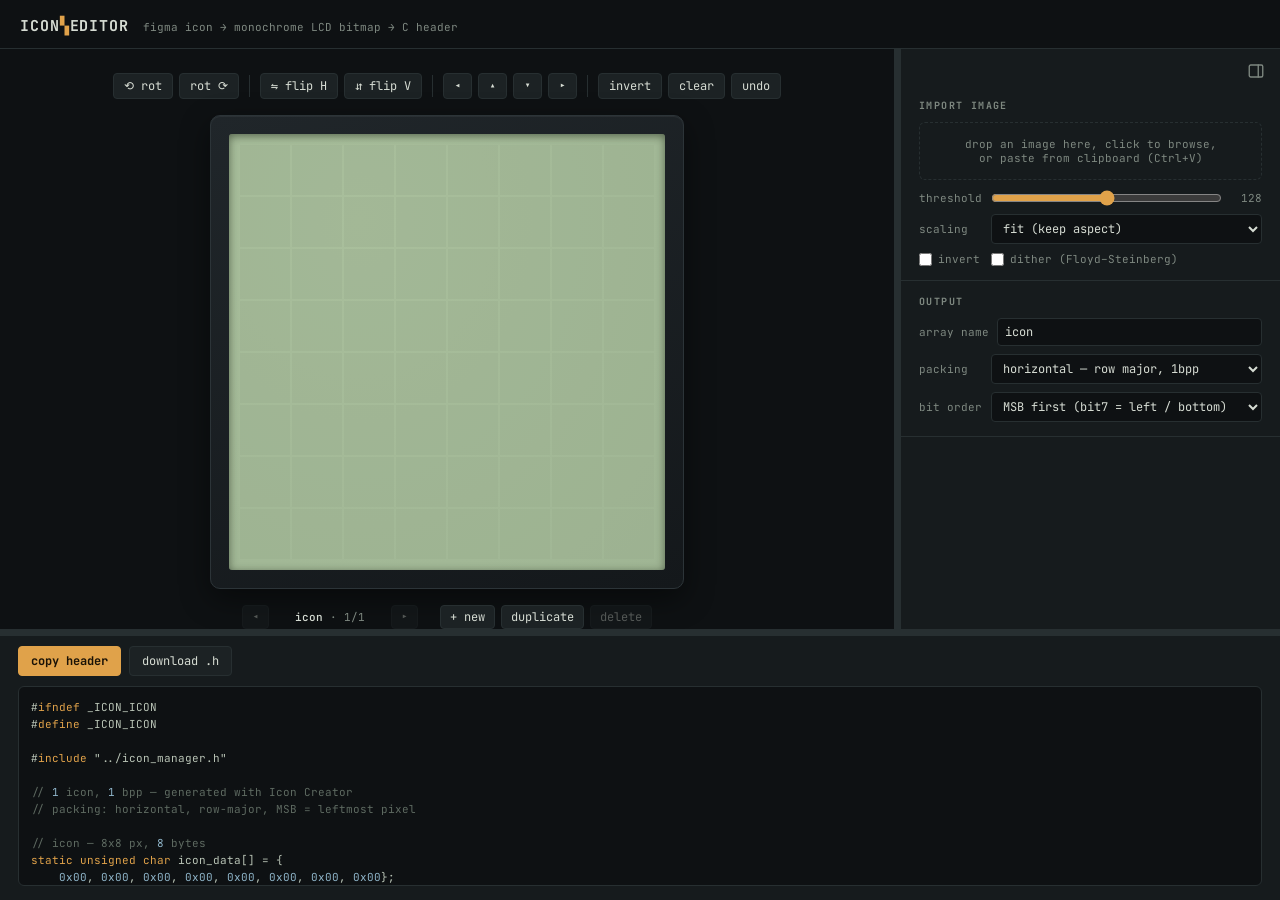
<file: icon_creator/index.html>
<!DOCTYPE html>
<html lang="en">

<head>
  <meta charset="UTF-8">
  <meta name="viewport" content="width=device-width, initial-scale=1.0">
  <title>Icon Creator — LCD bitmap editor</title>
  <link rel="stylesheet" href="css/style.css">
</head>

<body>

  <header>
    <h1>ICON<span class="px">▚</span>EDITOR</h1>
    <span class="sub">figma icon → monochrome LCD bitmap → C header</span>
  </header>

  <div class="app">
    <!-- ============ editor ============ -->
    <div class="stage">
      <div class="toolbar">
        <button data-op="rotccw" title="Rotate 90° counter-clockwise">⟲ rot</button>
        <button data-op="rotcw" title="Rotate 90° clockwise">rot ⟳</button>
        <div class="sep"></div>
        <button data-op="fliph" title="Flip horizontal">⇋ flip H</button>
        <button data-op="flipv" title="Flip vertical">⇵ flip V</button>
        <div class="sep"></div>
        <button data-op="shl" title="Shift left (wraps)">◂</button>
        <button data-op="shu" title="Shift up (wraps)">▴</button>
        <button data-op="shd" title="Shift down (wraps)">▾</button>
        <button data-op="shr" title="Shift right (wraps)">▸</button>
        <div class="sep"></div>
        <button data-op="invert" title="Invert all pixels">invert</button>
        <button data-op="clear" title="Clear canvas">clear</button>
        <button data-op="undo" title="Undo (Ctrl+Z)">undo</button>
      </div>

      <div class="bezel">
        <div class="screen"><canvas id="editor"></canvas></div>
      </div>

      <div class="iconbar">
        <button id="icPrev" title="Previous icon">◂</button>
        <span class="lbl" id="icLabel"><b>icon</b> · 1/1</span>
        <button id="icNext" title="Next icon">▸</button>
        <span class="gap"></span>
        <button id="icAdd" title="Add a new blank icon">+ new</button>
        <button id="icDup" title="Duplicate current icon">duplicate</button>
        <button id="icDel" title="Delete current icon">delete</button>
      </div>

      <div class="status">
        <span>size <b id="stSize">8×8</b></span>
        <span>set <b id="stOn">0</b> px</span>
        <span>payload <b id="stBytes">8</b> B</span>
        <span id="stPos"></span>
      </div>
    </div>

    <div id="divider" title="Drag to resize panel"></div>

    <!-- ============ controls ============ -->
    <div class="side">
      <div class="side-head">
        <button class="iconbtn" id="btnSidebar" title="Close sidebar">
          <svg width="18" height="18" viewBox="0 0 24 24" fill="none" stroke="currentColor" stroke-width="1.8"
            stroke-linecap="round" stroke-linejoin="round">
            <rect x="3" y="4" width="18" height="16" rx="2" />
            <line x1="15" y1="4" x2="15" y2="20" />
          </svg>
        </button>
      </div>
      <div class="side-body">
        <div class="group">
          <h2>Import image</h2>
          <div class="drop" id="drop">drop an image here, click to browse,<br>or paste from clipboard (Ctrl+V)</div>
          <input type="file" id="file" accept="image/*" hidden>
          <div class="row" style="margin-top:10px">
            <label for="thr">threshold</label>
            <input id="thr" type="range" min="0" max="255" value="128">
            <span class="val" id="thrVal">128</span>
          </div>
          <div class="row">
            <label for="fit">scaling</label>
            <select id="fit">
              <option value="contain">fit (keep aspect)</option>
              <option value="cover">fill (crop)</option>
              <option value="stretch">stretch</option>
            </select>
          </div>
          <div class="row">
            <label class="chk"><input type="checkbox" id="imgInv"> invert</label>
            <label class="chk"><input type="checkbox" id="dith"> dither (Floyd–Steinberg)</label>
          </div>
        </div>

        <div class="group">
          <h2>Output</h2>
          <div class="row">
            <label for="name">array name</label>
            <input id="name" type="text" value="icon" spellcheck="false">
          </div>
          <div class="row">
            <label for="pack">packing</label>
            <select id="pack">
              <option value="h">horizontal — row major, 1bpp</option>
              <option value="v">vertical — 8px pages (SSD1306)</option>
            </select>
          </div>
          <div class="row">
            <label for="bitorder">bit order</label>
            <select id="bitorder">
              <option value="msb">MSB first (bit7 = left / bottom)</option>
              <option value="lsb">LSB first (bit0 = left / top)</option>
            </select>
          </div>
        </div>
      </div><!-- /side-body -->
    </div>
  </div>

  <!-- ============ code panel (bottom) ============ -->
  <div class="codepanel" id="codepanel">
    <div id="hdivider" title="Drag to resize code panel"></div>
    <div class="bar">
      <button class="btn primary" id="btnCopy">copy header</button>
      <button class="btn" id="btnDl">download .h</button>
      <span class="hint" id="codeHint"></span>
      <span class="err" id="parseErr"></span>
    </div>
    <div class="codebox" id="codebox">
      <pre id="hl" aria-hidden="true"></pre>
      <textarea id="code" spellcheck="false" autocomplete="off" wrap="off"
        aria-label="C header source — editable, Ctrl+S applies"></textarea>
    </div>
  </div>

  <div class="toast" id="toast">copied</div>

  <!-- classic scripts (shared global scope) so the app runs straight off file:// -->
  <script src="js/state.js"></script>
  <script src="js/canvas.js"></script>
  <script src="js/transforms.js"></script>
  <script src="js/import.js"></script>
  <script src="js/codegen.js"></script>
  <script src="js/icons.js"></script>
  <script src="js/panels.js"></script>
  <script src="js/main.js"></script>
</body>

</html>
</file>
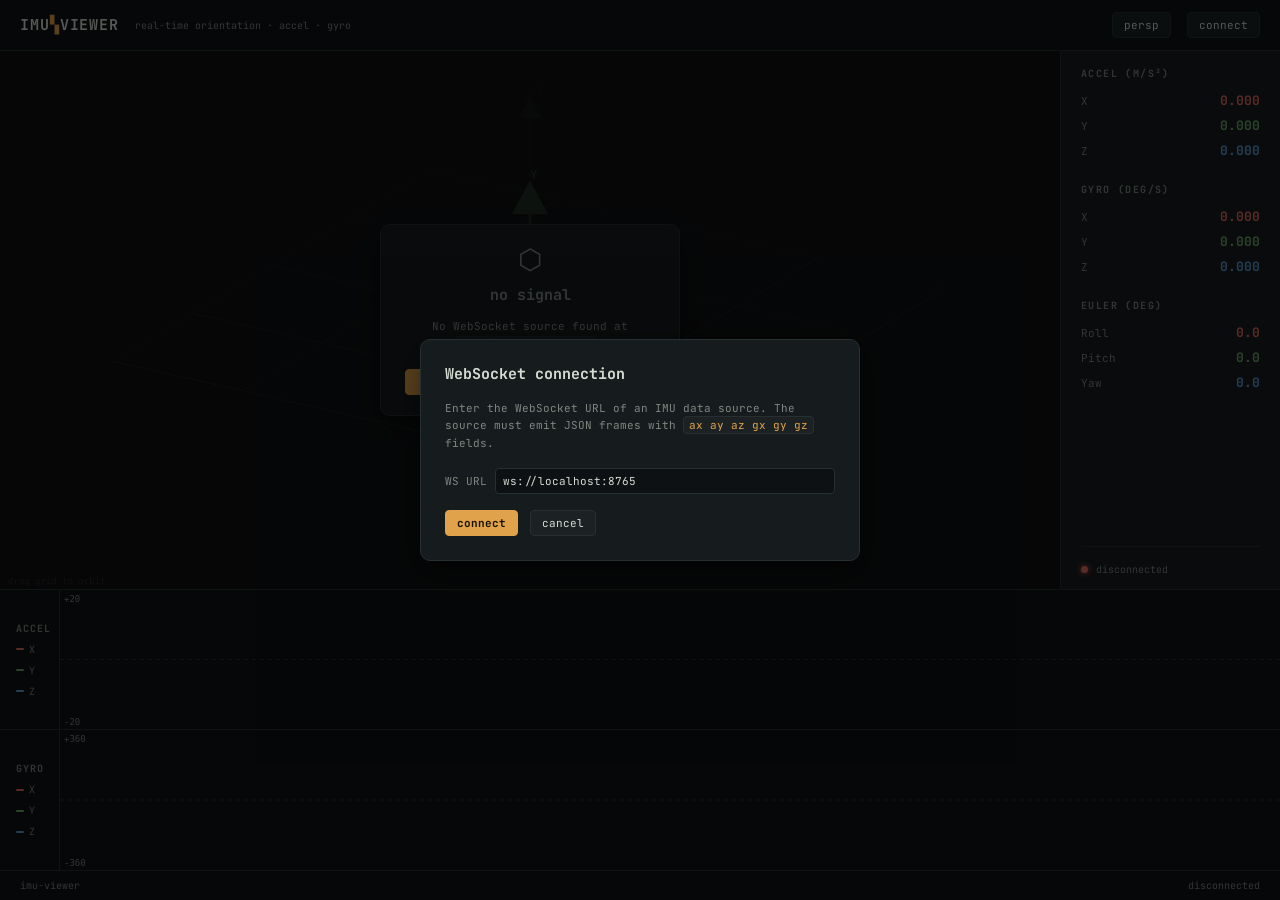
<file: imu-viewer/index.html>
<!DOCTYPE html>
<html lang="en">
<head>
  <meta charset="UTF-8">
  <meta name="viewport" content="width=device-width, initial-scale=1.0">
  <title>IMU Viewer</title>
  <link rel="stylesheet" href="css/style.css">
</head>
<body>

<header>
  <h1>IMU<span class="accent">▚</span>VIEWER</h1>
  <span class="sub">real-time orientation · accel · gyro</span>
  <button class="btn" id="btnPersp">persp</button>
  <button class="btn" id="btnConnect">connect</button>
</header>

<main>
  <div class="viewport">
    <canvas id="imuCanvas" aria-label="3D IMU orientation — drag grid to orbit"></canvas>

    <!-- shown when no WebSocket is connected -->
    <div class="no-signal" id="noSignal" aria-live="polite">
      <div class="ns-box">
        <div class="ns-icon">⬡</div>
        <div class="ns-title">no signal</div>
        <div class="ns-msg">
          No WebSocket source found at <code>ws://localhost:8765</code>.
        </div>
        <button class="btn primary" id="btnNoSignalConnect" style="margin-top:var(--sp-4);width:100%">connect</button>
      </div>
    </div>

    <aside class="readout" aria-label="Numeric readout">
      <div class="readout-section">
        <h2>Accel (m/s²)</h2>
        <div class="readout-row"><span class="label">X</span><span class="val x" id="rAx"> 0.000</span></div>
        <div class="readout-row"><span class="label">Y</span><span class="val y" id="rAy"> 0.000</span></div>
        <div class="readout-row"><span class="label">Z</span><span class="val z" id="rAz"> 0.000</span></div>
      </div>
      <div class="readout-section">
        <h2>Gyro (deg/s)</h2>
        <div class="readout-row"><span class="label">X</span><span class="val x" id="rGx"> 0.000</span></div>
        <div class="readout-row"><span class="label">Y</span><span class="val y" id="rGy"> 0.000</span></div>
        <div class="readout-row"><span class="label">Z</span><span class="val z" id="rGz"> 0.000</span></div>
      </div>
      <div class="readout-section">
        <h2>Euler (deg)</h2>
        <div class="readout-row"><span class="label">Roll</span> <span class="val x" id="rRoll"> 0.0</span></div>
        <div class="readout-row"><span class="label">Pitch</span><span class="val y" id="rPitch"> 0.0</span></div>
        <div class="readout-row"><span class="label">Yaw</span>  <span class="val z" id="rYaw"> 0.0</span></div>
      </div>
      <div class="conn-indicator">
        <div class="conn-dot" id="connDot"></div>
        <span id="connLabel">not connected</span>
      </div>
    </aside>
  </div>

  <div class="graphs">
    <div class="graph-row">
      <div class="graph-label">
        <span class="gname">Accel</span>
        <div class="legend-item"><div class="legend-dot" style="background:var(--ax-x)"></div><span>X</span></div>
        <div class="legend-item"><div class="legend-dot" style="background:var(--ax-y)"></div><span>Y</span></div>
        <div class="legend-item"><div class="legend-dot" style="background:var(--ax-z)"></div><span>Z</span></div>
      </div>
      <div class="graph-canvas-wrap">
        <canvas id="accelGraph" aria-label="Accelerometer graph"></canvas>
      </div>
    </div>
    <div class="graph-row">
      <div class="graph-label">
        <span class="gname">Gyro</span>
        <div class="legend-item"><div class="legend-dot" style="background:var(--ax-x)"></div><span>X</span></div>
        <div class="legend-item"><div class="legend-dot" style="background:var(--ax-y)"></div><span>Y</span></div>
        <div class="legend-item"><div class="legend-dot" style="background:var(--ax-z)"></div><span>Z</span></div>
      </div>
      <div class="graph-canvas-wrap">
        <canvas id="gyroGraph" aria-label="Gyroscope graph"></canvas>
      </div>
    </div>
  </div>
</main>

<footer>
  <span>imu-viewer</span>
  <span id="statusMsg">not connected</span>
</footer>

<div class="toast" id="toast" role="status" aria-live="polite"></div>

<!-- connect modal -->
<div class="modal-overlay" id="connModal" hidden>
  <div class="modal" role="dialog" aria-modal="true" aria-labelledby="modalTitle">
    <h2 id="modalTitle">WebSocket connection</h2>
    <p>Enter the WebSocket URL of an IMU data source. The source must emit JSON frames with <code style="display:inline;padding:1px 5px;margin:0">ax ay az gx gy gz</code> fields.</p>
    <div class="row" style="margin-bottom: var(--sp-4);">
      <div class="field-inline">
        <label for="wsUrl">WS URL</label>
        <input id="wsUrl" type="text" value="ws://localhost:8765" spellcheck="false">
      </div>
    </div>
    <div class="row">
      <button class="btn primary" id="btnDoConnect">connect</button>
      <button class="btn" id="btnModalClose">cancel</button>
    </div>
  </div>
</div>

<!-- load order: state → rendering → ui -->
<script src="js/imu.js"></script>
<script src="js/ws.js"></script>
<script src="js/viewport.js"></script>
<script src="js/graphs.js"></script>
<script src="js/main.js"></script>
</body>
</html>
</file>
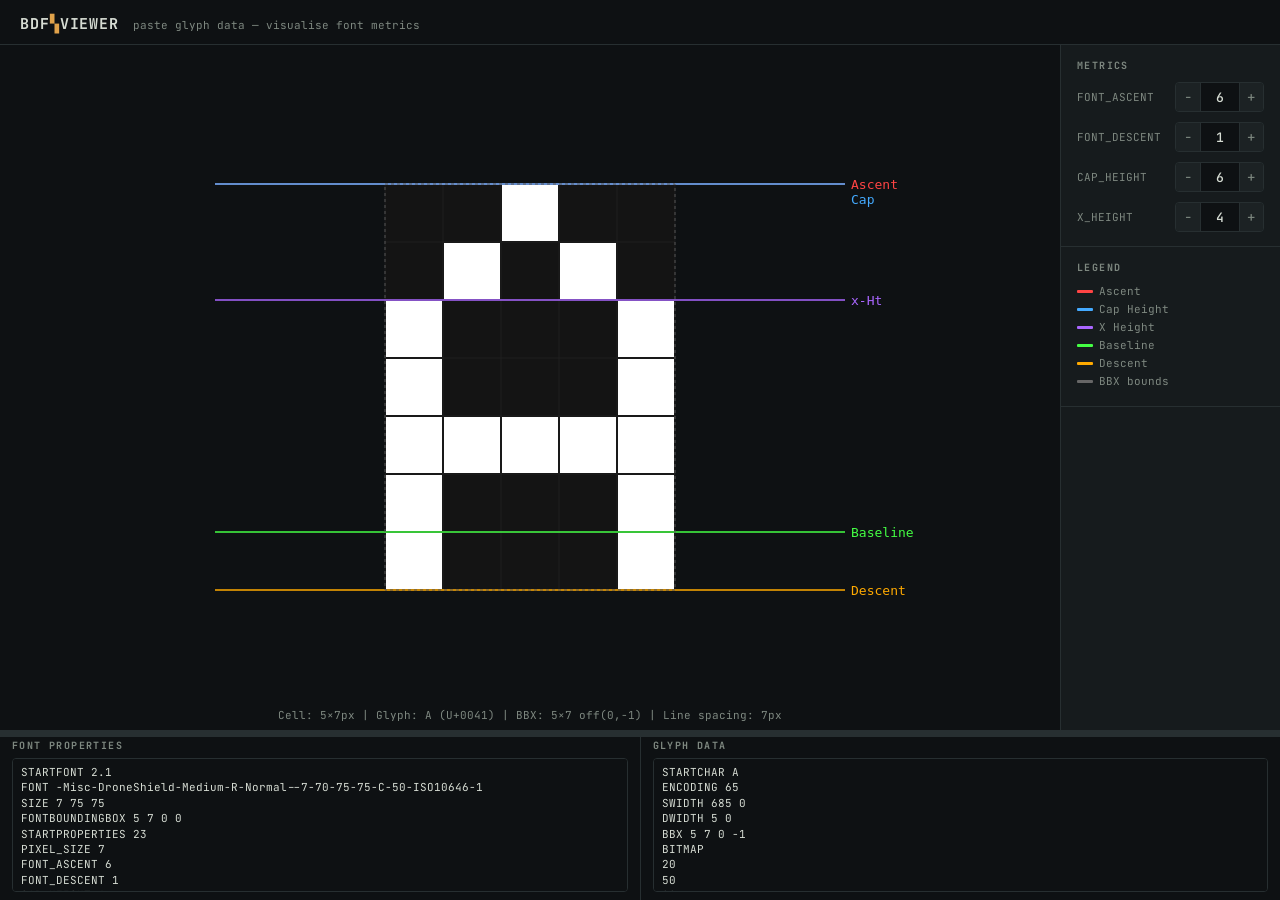
<file: bdf-font-glyph-viewer/bdf-font-glyph-viewer.html>
<!DOCTYPE html>
<html lang="en">
<head>
<meta charset="UTF-8">
<meta name="viewport" content="width=device-width, initial-scale=1.0">
<title>BDF Glyph Viewer</title>
<style>
@import url('https://fonts.googleapis.com/css2?family=JetBrains+Mono:wght@400;500;700&display=swap');

:root {
  --bg: #0e1113;
  --panel: #161b1d;
  --panel2: #1c2224;
  --line: #272f31;
  --ink: #d6dcd3;
  --muted: #7e8880;
  --accent: #e0a24a;
  --accent-ink: #1a1206;
  --mono: 'JetBrains Mono', ui-monospace, 'SF Mono', Menlo, Consolas, monospace;
}

* { box-sizing: border-box; margin: 0; padding: 0; }
* { scrollbar-width: thin; scrollbar-color: var(--line) transparent; }

html, body {
  background: var(--bg);
  color: var(--ink);
  font-family: var(--mono);
  font-size: 13px;
  height: 100%;
}

body {
  display: flex;
  flex-direction: column;
  overflow: hidden;
}

header {
  display: flex;
  align-items: baseline;
  gap: 14px;
  padding: 14px 20px 10px;
  border-bottom: 1px solid var(--line);
  flex: none;
}

header h1 { font-size: 15px; font-weight: 700; letter-spacing: .06em; }
header h1 .px { color: var(--accent); }
header .sub { color: var(--muted); font-size: 11px; }

.app {
  display: flex;
  flex: 1;
  min-height: 0;
  overflow: hidden;
}

.stage {
  flex: 1;
  display: flex;
  align-items: center;
  justify-content: center;
  padding: 20px;
  min-width: 0;
  min-height: 0;
  position: relative;
}

canvas {
  display: block;
  image-rendering: pixelated;
}

.info {
  position: absolute;
  bottom: 8px;
  left: 50%;
  transform: translateX(-50%);
  font-size: 11px;
  color: var(--muted);
  white-space: nowrap;
}

.side {
  width: 220px;
  border-left: 1px solid var(--line);
  background: var(--panel);
  display: flex;
  flex-direction: column;
  overflow-y: auto;
  flex: none;
}

.group {
  padding: 14px 16px;
  border-bottom: 1px solid var(--line);
}

.group h2 {
  font-size: 10px;
  font-weight: 700;
  letter-spacing: .14em;
  text-transform: uppercase;
  color: var(--muted);
  margin-bottom: 10px;
}

.control-row {
  display: flex;
  align-items: center;
  gap: 8px;
  margin-bottom: 10px;
}

.control-row:last-child { margin-bottom: 0; }

.control-row label {
  color: var(--muted);
  font-size: 11px;
  min-width: 90px;
}

.stepper {
  display: flex;
  align-items: center;
  gap: 0;
  border: 1px solid var(--line);
  border-radius: 4px;
  overflow: hidden;
}

.stepper button {
  background: var(--panel2);
  border: none;
  color: var(--muted);
  font-size: 14px;
  font-family: var(--mono);
  width: 24px;
  height: 28px;
  cursor: pointer;
  display: flex;
  align-items: center;
  justify-content: center;
  line-height: 1;
}

.stepper button:hover {
  background: var(--line);
  color: var(--accent);
}

.stepper button:active {
  background: var(--accent);
  color: var(--accent-ink);
}

.stepper input[type=number] {
  width: 40px;
  background: var(--bg);
  border: none;
  border-left: 1px solid var(--line);
  border-right: 1px solid var(--line);
  padding: 5px 4px;
  font-family: var(--mono);
  font-size: 13px;
  font-weight: 500;
  color: var(--ink);
  text-align: center;
  height: 28px;
  -moz-appearance: textfield;
}

.stepper input[type=number]::-webkit-inner-spin-button,
.stepper input[type=number]::-webkit-outer-spin-button {
  -webkit-appearance: none;
  margin: 0;
}

.stepper input[type=number]:focus {
  outline: none;
  background: #0e1518;
}

.legend-item {
  display: flex;
  align-items: center;
  gap: 6px;
  margin: 4px 0;
  font-size: 11px;
  color: var(--muted);
}

.legend-swatch { width: 16px; height: 3px; border-radius: 1px; }

.bottom {
  display: flex;
  min-height: 100px;
  height: 170px;
  border-top: 1px solid var(--line);
  flex: none;
  position: relative;
}

.resize-handle {
  position: absolute;
  top: 0;
  left: 0;
  right: 0;
  height: 6px;
  cursor: row-resize;
  background: var(--line);
  transition: background .15s;
}

.resize-handle:hover, .resize-handle.dragging {
  background: var(--accent);
}

.input-pane {
  flex: 1;
  display: flex;
  flex-direction: column;
  padding: 8px 12px;
}

.input-pane + .input-pane { border-left: 1px solid var(--line); }

.input-pane h2 {
  font-size: 10px;
  font-weight: 700;
  letter-spacing: .14em;
  text-transform: uppercase;
  color: var(--muted);
  margin-bottom: 6px;
}

textarea {
  flex: 1;
  background: var(--bg);
  color: var(--ink);
  border: 1px solid var(--line);
  border-radius: 4px;
  padding: 6px 8px;
  font-family: var(--mono);
  font-size: 11px;
  resize: none;
  line-height: 1.4;
}

textarea:focus { outline: none; border-color: var(--accent); }
</style>
</head>
<body>

<header>
  <h1>BDF<span class="px">▚</span>VIEWER</h1>
  <span class="sub">paste glyph data — visualise font metrics</span>
</header>

<div class="app">
  <div class="stage">
    <canvas id="canvas"></canvas>
    <div class="info" id="info"></div>
  </div>

  <div class="side">
    <div class="group">
      <h2>Metrics</h2>
      <div class="control-row"><label>FONT_ASCENT</label><div class="stepper"><button data-target="metricAscent" data-dir="-1">−</button><input type="number" id="metricAscent" value="6"><button data-target="metricAscent" data-dir="1">+</button></div></div>
      <div class="control-row"><label>FONT_DESCENT</label><div class="stepper"><button data-target="metricDescent" data-dir="-1">−</button><input type="number" id="metricDescent" value="1"><button data-target="metricDescent" data-dir="1">+</button></div></div>
      <div class="control-row"><label>CAP_HEIGHT</label><div class="stepper"><button data-target="metricCapHeight" data-dir="-1">−</button><input type="number" id="metricCapHeight" value="6"><button data-target="metricCapHeight" data-dir="1">+</button></div></div>
      <div class="control-row"><label>X_HEIGHT</label><div class="stepper"><button data-target="metricXHeight" data-dir="-1">−</button><input type="number" id="metricXHeight" value="4"><button data-target="metricXHeight" data-dir="1">+</button></div></div>
    </div>
    <div class="group">
      <h2>Legend</h2>
      <div class="legend-item"><span class="legend-swatch" style="background:#ff4444;"></span> Ascent</div>
      <div class="legend-item"><span class="legend-swatch" style="background:#44aaff;"></span> Cap Height</div>
      <div class="legend-item"><span class="legend-swatch" style="background:#aa66ff;"></span> X Height</div>
      <div class="legend-item"><span class="legend-swatch" style="background:#44ff44;"></span> Baseline</div>
      <div class="legend-item"><span class="legend-swatch" style="background:#ffaa00;"></span> Descent</div>
      <div class="legend-item"><span class="legend-swatch" style="background:#666;"></span> BBX bounds</div>
    </div>
  </div>
</div>

<div class="bottom" id="bottomPanel">
  <div class="resize-handle" id="resizeHandle"></div>
  <div class="input-pane">
    <h2>Font Properties</h2>
    <textarea id="propsInput" placeholder="Paste STARTFONT ... ENDPROPERTIES">STARTFONT 2.1
FONT -Misc-DroneShield-Medium-R-Normal--7-70-75-75-C-50-ISO10646-1
SIZE 7 75 75
FONTBOUNDINGBOX 5 7 0 0
STARTPROPERTIES 23
PIXEL_SIZE 7
FONT_ASCENT 6
FONT_DESCENT 1
CAP_HEIGHT 6
X_HEIGHT 4
ENDPROPERTIES</textarea>
  </div>
  <div class="input-pane">
    <h2>Glyph Data</h2>
    <textarea id="glyphInput" placeholder="Paste STARTCHAR ... ENDCHAR">STARTCHAR A
ENCODING 65
SWIDTH 685 0
DWIDTH 5 0
BBX 5 7 0 -1
BITMAP
20
50
88
88
F8
88
88
ENDCHAR</textarea>
  </div>
</div>

<script>
const canvas = document.getElementById('canvas');
const ctx = canvas.getContext('2d');

function parseProps(text) {
  const props = {};
  for (const line of text.split('\n')) {
    const m = line.match(/^(FONT_ASCENT|FONT_DESCENT|CAP_HEIGHT|X_HEIGHT|PIXEL_SIZE)\s+(\d+)/);
    if (m) props[m[1]] = parseInt(m[2]);
    const bbx = line.match(/^FONTBOUNDINGBOX\s+(\d+)\s+(\d+)\s+(-?\d+)\s+(-?\d+)/);
    if (bbx) {
      props.FBBX_W = parseInt(bbx[1]);
      props.FBBX_H = parseInt(bbx[2]);
      props.FBBX_X = parseInt(bbx[3]);
      props.FBBX_Y = parseInt(bbx[4]);
    }
  }
  return props;
}

function parseGlyph(text) {
  const glyph = { name: '', encoding: 0, width: 5, height: 7, xoff: 0, yoff: 0, bitmap: [] };
  let inBitmap = false;

  for (const line of text.split('\n')) {
    const t = line.trim();
    if (t.startsWith('STARTCHAR')) glyph.name = t.split(/\s+/)[1] || '';
    else if (t.startsWith('ENCODING')) glyph.encoding = parseInt(t.split(/\s+/)[1]);
    else if (t.startsWith('BBX')) {
      const p = t.split(/\s+/);
      glyph.width = parseInt(p[1]);
      glyph.height = parseInt(p[2]);
      glyph.xoff = parseInt(p[3]);
      glyph.yoff = parseInt(p[4]);
    }
    else if (t === 'BITMAP') inBitmap = true;
    else if (t === 'ENDCHAR') inBitmap = false;
    else if (inBitmap && t.length > 0) {
      const val = parseInt(t, 16);
      const bits = [];
      for (let i = 7; i >= 0; i--) bits.push((val >> i) & 1);
      glyph.bitmap.push(bits);
    }
  }
  return glyph;
}

function draw() {
  const props = parseProps(document.getElementById('propsInput').value);
  const glyph = parseGlyph(document.getElementById('glyphInput').value);

  const fontAscent = parseInt(document.getElementById('metricAscent').value) || props.FONT_ASCENT || 6;
  const fontDescent = parseInt(document.getElementById('metricDescent').value) || props.FONT_DESCENT || 1;
  const capHeight = parseInt(document.getElementById('metricCapHeight').value) || props.CAP_HEIGHT || 6;
  const xHeight = parseInt(document.getElementById('metricXHeight').value) || props.X_HEIGHT || 4;

  const cellHeight = fontAscent + fontDescent;
  const cellWidth = glyph.width;

  const topExtent = Math.max(fontAscent, capHeight, xHeight);
  const visibleHeight = topExtent + fontDescent;

  const padCols = 3;
  const padRows = 2;
  const labelCols = 5;
  const gridW = cellWidth + padCols * 2 + labelCols;
  const gridH = visibleHeight + padRows * 2;

  const stage = document.querySelector('.stage');
  const stageW = stage.clientWidth;
  const stageH = stage.clientHeight;

  const px = Math.floor(Math.min((stageW - 40) / gridW, (stageH - 40) / gridH));

  const dpr = window.devicePixelRatio || 1;
  canvas.width = stageW * dpr;
  canvas.height = stageH * dpr;
  canvas.style.width = stageW + 'px';
  canvas.style.height = stageH + 'px';
  ctx.setTransform(dpr, 0, 0, dpr, 0, 0);

  ctx.clearRect(0, 0, stageW, stageH);

  // Center the glyph cell itself in the stage
  const glyphCenterX = Math.floor(stageW / 2);
  const glyphCenterY = Math.floor(stageH / 2);
  const offsetX = glyphCenterX - Math.floor((cellWidth * px) / 2) - padCols * px;
  const offsetY = glyphCenterY - Math.floor((visibleHeight * px) / 2) - padRows * px;

  const originX = offsetX + padCols * px;
  const baselineRow = topExtent;
  const originY = offsetY + padRows * px;

  // Cell background (the actual font cell: ascent + descent)
  const cellTopRow = baselineRow - fontAscent;
  ctx.fillStyle = '#141414';
  ctx.fillRect(originX, originY + cellTopRow * px, cellWidth * px, cellHeight * px);

  // Grid lines for the cell
  ctx.strokeStyle = '#2a2a2a';
  ctx.lineWidth = 0.5;
  for (let r = 0; r <= cellHeight; r++) {
    ctx.beginPath();
    ctx.moveTo(originX, originY + (cellTopRow + r) * px);
    ctx.lineTo(originX + cellWidth * px, originY + (cellTopRow + r) * px);
    ctx.stroke();
  }
  for (let c = 0; c <= cellWidth; c++) {
    ctx.beginPath();
    ctx.moveTo(originX + c * px, originY + cellTopRow * px);
    ctx.lineTo(originX + c * px, originY + (cellTopRow + cellHeight) * px);
    ctx.stroke();
  }

  // Glyph pixels
  const glyphTopRow = baselineRow - (glyph.yoff + glyph.height);
  for (let r = 0; r < glyph.bitmap.length; r++) {
    for (let c = 0; c < glyph.width; c++) {
      if (glyph.bitmap[r][c]) {
        const cellRow = glyphTopRow + r;
        const cellCol = glyph.xoff + c;
        ctx.fillStyle = '#ffffff';
        ctx.fillRect(originX + cellCol * px + 1, originY + cellRow * px + 1, px - 2, px - 2);
      }
    }
  }

  // Metric lines
  const lineLeft = originX - padCols * px + 4;
  const lineRight = originX + cellWidth * px + padCols * px - 4;
  const labelX = lineRight + 6;
  const fontSize = Math.max(9, Math.min(13, px * 0.6));

  const metrics = [
    { row: cellTopRow, color: '#ff4444', label: 'Ascent' },
    { row: baselineRow - capHeight, color: '#44aaff', label: 'Cap' },
    { row: baselineRow - xHeight, color: '#aa66ff', label: 'x-Ht' },
    { row: baselineRow, color: '#44ff44', label: 'Baseline' },
    { row: cellTopRow + cellHeight, color: '#ffaa00', label: 'Descent' },
  ];

  // Offset labels that share the same row
  const labelOffsets = {};
  for (const m of metrics) {
    const key = m.row;
    if (labelOffsets[key] === undefined) labelOffsets[key] = 0;
    m.labelOffset = labelOffsets[key];
    labelOffsets[key] += fontSize + 2;
  }

  for (const m of metrics) {
    const y = originY + m.row * px;
    ctx.strokeStyle = m.color;
    ctx.lineWidth = 1.5;
    ctx.beginPath();
    ctx.moveTo(lineLeft, y);
    ctx.lineTo(lineRight, y);
    ctx.stroke();

    ctx.fillStyle = m.color;
    ctx.font = fontSize + 'px ' + getComputedStyle(document.body).fontFamily;
    ctx.fillText(m.label, labelX, y + fontSize * 0.35 + m.labelOffset);
  }

  // BBX dashed outline
  ctx.setLineDash([3, 3]);
  ctx.strokeStyle = '#555';
  ctx.lineWidth = 1;
  const bbxTop = originY + glyphTopRow * px;
  const bbxBot = originY + (glyphTopRow + glyph.height) * px;
  const bbxLeft = originX + glyph.xoff * px;
  const bbxRight = originX + (glyph.xoff + glyph.width) * px;
  ctx.strokeRect(bbxLeft, bbxTop, bbxRight - bbxLeft, bbxBot - bbxTop);
  ctx.setLineDash([]);

  document.getElementById('info').textContent =
    `Cell: ${cellWidth}×${cellHeight}px | Glyph: ${glyph.name} (U+${glyph.encoding.toString(16).toUpperCase().padStart(4,'0')}) | BBX: ${glyph.width}×${glyph.height} off(${glyph.xoff},${glyph.yoff}) | Line spacing: ${cellHeight}px`;
}

document.getElementById('propsInput').addEventListener('input', () => {
  const props = parseProps(document.getElementById('propsInput').value);
  if (props.FONT_ASCENT !== undefined) document.getElementById('metricAscent').value = props.FONT_ASCENT;
  if (props.FONT_DESCENT !== undefined) document.getElementById('metricDescent').value = props.FONT_DESCENT;
  if (props.CAP_HEIGHT !== undefined) document.getElementById('metricCapHeight').value = props.CAP_HEIGHT;
  if (props.X_HEIGHT !== undefined) document.getElementById('metricXHeight').value = props.X_HEIGHT;
  draw();
});

document.getElementById('glyphInput').addEventListener('input', draw);
document.getElementById('metricAscent').addEventListener('input', draw);
document.getElementById('metricDescent').addEventListener('input', draw);
document.getElementById('metricCapHeight').addEventListener('input', draw);
document.getElementById('metricXHeight').addEventListener('input', draw);
window.addEventListener('resize', draw);

// Stepper buttons
document.querySelectorAll('.stepper button').forEach(btn => {
  btn.addEventListener('click', () => {
    const input = document.getElementById(btn.dataset.target);
    const dir = parseInt(btn.dataset.dir);
    input.value = Math.max(0, parseInt(input.value || 0) + dir);
    draw();
  });
});

// Resize handle for bottom panel
const bottomPanel = document.getElementById('bottomPanel');
const resizeHandle = document.getElementById('resizeHandle');
let dragging = false;
let startY = 0;
let startH = 0;

resizeHandle.addEventListener('mousedown', (e) => {
  dragging = true;
  startY = e.clientY;
  startH = bottomPanel.offsetHeight;
  resizeHandle.classList.add('dragging');
  document.body.style.cursor = 'row-resize';
  e.preventDefault();
});

window.addEventListener('mousemove', (e) => {
  if (!dragging) return;
  const delta = startY - e.clientY;
  const newH = Math.max(80, Math.min(window.innerHeight * 0.6, startH + delta));
  bottomPanel.style.height = newH + 'px';
  draw();
});

window.addEventListener('mouseup', () => {
  if (!dragging) return;
  dragging = false;
  resizeHandle.classList.remove('dragging');
  document.body.style.cursor = '';
});

draw();
</script>
</body>
</html>
</file>
<file: icon_creator/css/style.css>
@import url('https://fonts.googleapis.com/css2?family=JetBrains+Mono:wght@400;500;700&display=swap');

    :root {
      --bg: #0e1113;
      --panel: #161b1d;
      --panel2: #1c2224;
      --line: #272f31;
      --ink: #d6dcd3;
      --muted: #7e8880;
      --accent: #e0a24a;
      --accent-ink: #1a1206;
      --lcd-back: #a9bf9c;
      --lcd-back-dim: #9db392;
      --lcd-ghost: #98ad8d;
      --lcd-on: #1b2117;
      --mono: 'JetBrains Mono', ui-monospace, 'SF Mono', Menlo, Consolas, monospace;
    }

    * {
      box-sizing: border-box;
      margin: 0;
      padding: 0
    }

    /* ---------- scrollbars ---------- */
    * {
      scrollbar-width: thin;
      scrollbar-color: var(--line) transparent;
    }

    ::-webkit-scrollbar {
      width: 10px;
      height: 10px;
    }

    ::-webkit-scrollbar-track {
      background: transparent;
    }

    ::-webkit-scrollbar-thumb {
      background: var(--line);
      border-radius: 5px;
      border: 2px solid transparent;
      background-clip: padding-box;
    }

    ::-webkit-scrollbar-thumb:hover {
      background: var(--muted);
      border: 2px solid transparent;
      background-clip: padding-box;
    }

    ::-webkit-scrollbar-corner {
      background: transparent;
    }

    html,
    body {
      background: var(--bg);
      color: var(--ink);
      font-family: var(--mono);
      font-size: 13px;
      height: 100%;
    }

    body {
      display: flex;
      flex-direction: column;
      overflow: hidden;
    }

    button,
    input,
    select {
      font-family: var(--mono);
      font-size: 12px;
      color: var(--ink)
    }

    header {
      display: flex;
      align-items: baseline;
      gap: 14px;
      padding: 16px 20px 12px;
      border-bottom: 1px solid var(--line);
    }

    header h1 {
      font-size: 15px;
      font-weight: 700;
      letter-spacing: .06em
    }

    header h1 .px {
      color: var(--accent)
    }

    header .sub {
      color: var(--muted);
      font-size: 11px
    }

    .app {
      display: grid;
      grid-template-columns: 1fr 6px 380px;
      gap: 0;
      flex: 1;
      min-height: 0;
      overflow: hidden;
      transition: grid-template-columns .25s ease;
    }

    .app.no-anim {
      transition: none;
    }

    #divider {
      cursor: col-resize;
      background: var(--line);
      position: relative;
      transition: background .15s;
    }

    #divider:hover,
    #divider.dragging {
      background: var(--accent)
    }

    .iconbtn {
      background: transparent;
      border: none;
      border-radius: 6px;
      padding: 5px;
      cursor: pointer;
      color: var(--muted);
      display: inline-flex;
      align-items: center;
      justify-content: center;
      line-height: 0;
    }

    .iconbtn:hover {
      background: var(--panel2);
      color: var(--ink);
    }

    .side-head {
      display: flex;
      justify-content: flex-end;
      padding: 8px 10px 0;
      flex: none;
    }

    .side.collapsed .side-head {
      justify-content: center;
      padding: 8px 0 0;
    }

    @media(max-width:900px) {
      .app {
        grid-template-columns: 1fr
      }

      #divider {
        display: none
      }
    }

    /* ---------- editor side ---------- */
    .stage {
      position: relative;
      display: flex;
      flex-direction: column;
      align-items: center;
      justify-content: flex-start;
      padding: 24px;
      gap: 16px;
      overflow: auto;
      min-height: 0;
    }

    .toolbar {
      display: flex;
      flex-wrap: wrap;
      gap: 6px;
      justify-content: center
    }

    .toolbar button {
      background: var(--panel2);
      border: 1px solid var(--line);
      border-radius: 4px;
      padding: 6px 10px;
      cursor: pointer;
      line-height: 1;
    }

    .toolbar button:hover {
      border-color: var(--accent);
      color: var(--accent)
    }

    .toolbar button:active {
      transform: translateY(1px)
    }

    .toolbar .sep {
      width: 1px;
      background: var(--line);
      margin: 2px 4px
    }

    .bezel {
      background: linear-gradient(160deg, #20262a, #14181b);
      border: 1px solid #2c3438;
      border-radius: 10px;
      padding: 18px;
      box-shadow: 0 10px 30px rgba(0, 0, 0, .45), inset 0 1px 0 rgba(255, 255, 255, .05);
    }

    .bezel .screen {
      background: radial-gradient(120% 140% at 30% 20%, var(--lcd-back) 0%, var(--lcd-back-dim) 100%);
      border-radius: 3px;
      padding: 10px;
      box-shadow: inset 0 2px 8px rgba(20, 30, 15, .55);
    }

    #editor {
      display: block;
      cursor: crosshair;
      touch-action: none;
      image-rendering: pixelated
    }

    .status {
      color: var(--muted);
      font-size: 11px;
      display: flex;
      gap: 18px
    }

    .status b {
      color: var(--ink);
      font-weight: 500
    }

    /* ---------- control side ---------- */
    .side {
      border-left: 1px solid var(--line);
      background: var(--panel);
      display: flex;
      flex-direction: column;
      overflow: hidden;
      min-height: 0;
    }

    .side-body {
      flex: 1;
      min-width: 300px;
      overflow-y: auto;
      display: flex;
      flex-direction: column;
      transition: opacity .18s ease;
    }

    .side.collapsed .side-body {
      opacity: 0;
      pointer-events: none;
    }

    @media(max-width:900px) {
      .side {
        border-left: none;
        border-top: 1px solid var(--line)
      }
    }

    .group {
      padding: 14px 18px;
      border-bottom: 1px solid var(--line)
    }

    .group h2 {
      font-size: 10px;
      font-weight: 700;
      letter-spacing: .14em;
      text-transform: uppercase;
      color: var(--muted);
      margin-bottom: 10px;
    }

    .row {
      display: flex;
      align-items: center;
      gap: 8px;
      margin-bottom: 8px;
      flex-wrap: wrap
    }

    .row:last-child {
      margin-bottom: 0
    }

    .row label {
      color: var(--muted);
      font-size: 11px;
      min-width: 64px
    }

    .row input[type=number],
    .row input[type=text],
    .row select {
      background: var(--bg);
      border: 1px solid var(--line);
      border-radius: 4px;
      padding: 5px 7px;
      width: 70px;
    }

    .row input[type=text] {
      width: 150px;
      flex: 1
    }

    .row select {
      width: auto;
      flex: 1
    }

    .row input[type=range] {
      flex: 1;
      accent-color: var(--accent)
    }

    .row .val {
      width: 32px;
      text-align: right;
      color: var(--muted);
      font-size: 11px
    }

    .row input[type=checkbox] {
      accent-color: var(--accent)
    }

    .chk {
      display: flex;
      align-items: center;
      gap: 6px;
      color: var(--muted);
      font-size: 11px;
      cursor: pointer
    }

    .btn {
      background: var(--panel2);
      border: 1px solid var(--line);
      border-radius: 4px;
      padding: 6px 12px;
      cursor: pointer;
    }

    .btn:hover {
      border-color: var(--accent);
      color: var(--accent)
    }

    .btn.primary {
      background: var(--accent);
      border-color: var(--accent);
      color: var(--accent-ink);
      font-weight: 700
    }

    .btn.primary:hover {
      filter: brightness(1.08);
      color: var(--accent-ink)
    }

    .drop {
      border: 1px dashed var(--line);
      border-radius: 6px;
      padding: 14px;
      text-align: center;
      color: var(--muted);
      font-size: 11px;
      cursor: pointer;
      transition: border-color .15s;
    }

    .drop:hover,
    .drop.over {
      border-color: var(--accent);
      color: var(--accent)
    }

    /* ---------- bottom code panel ---------- */
    .codepanel {
      flex: none;
      border-top: 1px solid var(--line);
      background: var(--panel);
      display: flex;
      flex-direction: column;
    }

    #hdivider {
      height: 6px;
      cursor: row-resize;
      background: var(--line);
      transition: background .15s;
      flex: none;
    }

    #hdivider:hover,
    #hdivider.dragging {
      background: var(--accent)
    }

    .codepanel .bar {
      display: flex;
      gap: 8px;
      padding: 10px 18px 0;
      align-items: center
    }

    .codepanel .bar .hint {
      color: var(--accent);
      font-size: 10px;
    }

    .codepanel .bar .err {
      color: #e06c5a;
      font-size: 10px;
      margin-left: auto;
      text-align: right
    }

    .codebox {
      height: 200px;
      position: relative;
      margin: 10px 18px 14px;
      background: var(--bg);
      border: 1px solid var(--line);
      border-radius: 6px;
      overflow: hidden;
    }

    .codebox.dirty {
      border-color: var(--accent)
    }

    .codebox.bad {
      border-color: #e06c5a
    }

    .codebox pre,
    .codebox textarea {
      position: absolute;
      inset: 0;
      margin: 0;
      padding: 12px;
      font-family: var(--mono);
      font-size: 11px;
      line-height: 1.55;
      white-space: pre;
      tab-size: 4;
    }

    .codebox pre {
      overflow: hidden;
      color: #b9c4b6;
      pointer-events: none
    }

    .codebox textarea {
      overflow: auto;
      background: transparent;
      border: none;
      resize: none;
      color: transparent;
      caret-color: var(--ink);
      outline: none;
    }

    .codebox textarea::selection {
      background: rgba(224, 162, 74, .25)
    }

    .codebox pre .kw {
      color: var(--accent)
    }

    .codebox pre .cm {
      color: #5e6a61
    }

    .codebox pre .num {
      color: #8fb5c9
    }


    /* ---------- icon switcher ---------- */
    .iconbar {
      display: flex;
      align-items: center;
      gap: 6px;
      flex-wrap: wrap;
      justify-content: center;
    }

    .iconbar button {
      background: var(--panel2);
      border: 1px solid var(--line);
      border-radius: 4px;
      padding: 5px 9px;
      cursor: pointer;
      line-height: 1;
    }

    .iconbar button:hover {
      border-color: var(--accent);
      color: var(--accent);
    }

    .iconbar button:disabled {
      opacity: .35;
      cursor: default;
      border-color: var(--line);
      color: var(--ink);
    }

    .iconbar .lbl {
      color: var(--muted);
      font-size: 11px;
      min-width: 110px;
      text-align: center;
    }

    .iconbar .lbl b {
      color: var(--ink);
      font-weight: 500;
    }

    .iconbar .gap {
      width: 10px;
    }

    .toast {
      position: fixed;
      bottom: 18px;
      left: 50%;
      transform: translateX(-50%) translateY(60px);
      background: var(--accent);
      color: var(--accent-ink);
      font-weight: 700;
      padding: 8px 16px;
      border-radius: 6px;
      transition: transform .2s;
      pointer-events: none;
    }

    .toast.show {
      transform: translateX(-50%) translateY(0)
    }

    :focus-visible {
      outline: 2px solid var(--accent);
      outline-offset: 1px
    }
</file>
<file: imu-viewer/css/style.css>
@import url('https://fonts.googleapis.com/css2?family=JetBrains+Mono:wght@400;500;700&display=swap');

:root {
  --bg:         #0e1113;
  --panel:      #161b1d;
  --panel2:     #1c2224;
  --line:       #272f31;
  --ink:        #d6dcd3;
  --muted:      #7e8880;
  --accent:     #e0a24a;
  --accent-ink: #1a1206;
  --ok:         #6aab6a;
  --warn:       #c9913a;
  --err:        #e06c5a;
  --info:       #5b9bd5;

  --sp-1:  4px;
  --sp-2:  8px;
  --sp-3: 12px;
  --sp-4: 16px;
  --sp-5: 20px;
  --sp-6: 24px;

  --r-sm:  4px;
  --r-md:  6px;
  --r-lg: 10px;

  --mono: 'JetBrains Mono', ui-monospace, 'SF Mono', Menlo, Consolas, monospace;

  --text-xs:   10px;
  --text-sm:   11px;
  --text-base: 13px;
  --text-md:   15px;
  --text-lg:   18px;

  --shadow-sm: 0 2px 6px rgba(0,0,0,.30);
  --shadow-md: 0 6px 18px rgba(0,0,0,.40);
  --shadow-lg: 0 10px 30px rgba(0,0,0,.45);

  /* imu-specific */
  --ax-x:    #e06c5a;
  --ax-y:    #6aab6a;
  --ax-z:    #5b9bd5;
  --graph-h: 140px;
}

*, *::before, *::after { box-sizing: border-box; margin: 0; padding: 0; }

* { scrollbar-width: thin; scrollbar-color: var(--line) transparent; }
::-webkit-scrollbar              { width: 8px; height: 8px; }
::-webkit-scrollbar-track        { background: transparent; }
::-webkit-scrollbar-thumb        { background: var(--line); border-radius: 4px; }
::-webkit-scrollbar-thumb:hover  { background: var(--muted); }

html, body {
  height: 100%;
  background: var(--bg);
  color: var(--ink);
  font-family: var(--mono);
  font-size: var(--text-base);
}

body { display: flex; flex-direction: column; overflow: hidden; }

:focus-visible { outline: 2px solid var(--accent); outline-offset: 1px; }

/* ── header ── */
header {
  flex: none;
  display: flex;
  align-items: center;
  gap: var(--sp-4);
  padding: var(--sp-3) var(--sp-5);
  border-bottom: 1px solid var(--line);
}
header h1         { font-size: var(--text-md); font-weight: 700; letter-spacing: .06em; }
header h1 .accent { color: var(--accent); }
header .sub       { color: var(--muted); font-size: var(--text-xs); flex: 1; }

/* ── buttons ── */
.btn {
  background: var(--panel2);
  border: 1px solid var(--line);
  border-radius: var(--r-sm);
  padding: 5px 11px;
  cursor: pointer;
  font-family: var(--mono);
  font-size: var(--text-sm);
  color: var(--ink);
  transition: border-color .15s, color .15s;
}
.btn:hover          { border-color: var(--accent); color: var(--accent); }
.btn:active         { transform: translateY(1px); }
.btn.primary        { background: var(--accent); border-color: var(--accent); color: var(--accent-ink); font-weight: 700; }
.btn.primary:hover  { filter: brightness(1.08); color: var(--accent-ink); }
.btn.active         { border-color: var(--ok); color: var(--ok); }
.btn:disabled       { opacity: .35; cursor: default; }
.btn:disabled:hover { border-color: var(--line); color: var(--ink); }

/* ── layout ── */
main {
  flex: 1;
  min-height: 0;
  display: flex;
  flex-direction: column;
  overflow: hidden;
}

.viewport {
  flex: 1;
  min-height: 0;
  display: grid;
  grid-template-columns: 1fr 220px;
  overflow: hidden;
  position: relative;
}

#imuCanvas {
  display: block;
  width: 100%;
  height: 100%;
  background: var(--bg);
  cursor: grab;
  touch-action: none;
}
#imuCanvas.dragging { cursor: grabbing; }

/* ── no-signal overlay ── */
.no-signal {
  position: absolute;
  inset: 0 220px 0 0;
  display: flex;
  align-items: center;
  justify-content: center;
  background: rgba(14,17,19,.82);
  z-index: 10;
  pointer-events: none;
}
.no-signal[hidden] { display: none; }

.ns-box {
  background: var(--panel);
  border: 1px solid var(--line);
  border-radius: var(--r-lg);
  padding: var(--sp-5) var(--sp-6);
  text-align: center;
  box-shadow: var(--shadow-md);
  max-width: 300px;
  pointer-events: all;
}
.ns-icon  { font-size: 28px; color: var(--muted); margin-bottom: var(--sp-3); line-height: 1; }
.ns-title { font-size: var(--text-md); font-weight: 700; color: var(--muted); margin-bottom: var(--sp-3); }
.ns-msg   { font-size: var(--text-sm); color: var(--muted); line-height: 1.65; }
.ns-msg code {
  color: var(--accent);
  background: var(--panel2);
  padding: 1px 5px;
  border-radius: var(--r-sm);
  font-family: var(--mono);
}

/* ── readout sidebar ── */
.readout {
  background: var(--panel);
  border-left: 1px solid var(--line);
  display: flex;
  flex-direction: column;
  padding: var(--sp-4) var(--sp-5);
  gap: var(--sp-4);
  overflow-y: auto;
}
.readout-section h2 {
  font-size: var(--text-xs);
  font-weight: 700;
  letter-spacing: .14em;
  text-transform: uppercase;
  color: var(--muted);
  margin-bottom: var(--sp-3);
}
.readout-row {
  display: flex;
  justify-content: space-between;
  align-items: baseline;
  margin-bottom: var(--sp-2);
  font-size: var(--text-sm);
}
.readout-row .label { color: var(--muted); }
.readout-row .val   { font-weight: 700; font-size: var(--text-base); font-variant-numeric: tabular-nums; }
.readout-row .val.x { color: var(--ax-x); }
.readout-row .val.y { color: var(--ax-y); }
.readout-row .val.z { color: var(--ax-z); }

.conn-indicator {
  display: flex;
  align-items: center;
  gap: var(--sp-2);
  font-size: var(--text-xs);
  color: var(--muted);
  margin-top: auto;
  padding-top: var(--sp-4);
  border-top: 1px solid var(--line);
}
.conn-dot {
  width: 7px; height: 7px;
  border-radius: 50%;
  background: var(--muted);
  flex: none;
}
.conn-dot.live { background: var(--ok);  box-shadow: 0 0 6px var(--ok); }
.conn-dot.err  { background: var(--err); box-shadow: 0 0 6px var(--err); }

/* ── graphs ── */
.graphs {
  flex: none;
  height: calc(var(--graph-h) * 2 + 1px);
  display: grid;
  grid-template-rows: var(--graph-h) var(--graph-h);
  border-top: 1px solid var(--line);
}
.graph-row {
  display: grid;
  grid-template-columns: 60px 1fr;
  border-bottom: 1px solid var(--line);
}
.graph-row:last-child { border-bottom: none; }
.graph-label {
  display: flex;
  flex-direction: column;
  justify-content: center;
  align-items: flex-start;
  padding: var(--sp-3) var(--sp-3) var(--sp-3) var(--sp-4);
  border-right: 1px solid var(--line);
  gap: var(--sp-2);
}
.graph-label .gname {
  font-size: var(--text-xs);
  font-weight: 700;
  letter-spacing: .1em;
  text-transform: uppercase;
  color: var(--muted);
}
.legend-item { display: flex; align-items: center; gap: 5px; font-size: var(--text-xs); color: var(--muted); }
.legend-dot  { width: 8px; height: 2px; border-radius: 1px; flex: none; }
.graph-canvas-wrap { position: relative; overflow: hidden; }
.graph-canvas-wrap canvas { display: block; width: 100%; height: 100%; }

/* ── footer ── */
footer {
  flex: none;
  display: flex;
  align-items: center;
  justify-content: space-between;
  gap: var(--sp-4);
  padding: var(--sp-2) var(--sp-5);
  border-top: 1px solid var(--line);
  color: var(--muted);
  font-size: var(--text-xs);
}

/* ── modal ── */
.modal-overlay {
  position: fixed;
  inset: 0;
  background: rgba(0,0,0,.6);
  display: flex;
  align-items: center;
  justify-content: center;
  z-index: 100;
}
.modal-overlay[hidden] { display: none; }
.modal {
  background: var(--panel);
  border: 1px solid var(--line);
  border-radius: var(--r-lg);
  padding: var(--sp-6);
  max-width: 440px;
  width: 90%;
  box-shadow: var(--shadow-lg);
}
.modal h2 { font-size: var(--text-md); font-weight: 700; margin-bottom: var(--sp-4); }
.modal p  { color: var(--muted); font-size: var(--text-sm); line-height: 1.6; margin-bottom: var(--sp-4); }
.modal code {
  background: var(--panel2);
  border: 1px solid var(--line);
  border-radius: var(--r-sm);
  padding: var(--sp-3) var(--sp-4);
  display: block;
  font-family: var(--mono);
  font-size: var(--text-sm);
  color: var(--accent);
  margin-bottom: var(--sp-4);
  white-space: pre;
}
.modal .row         { display: flex; gap: var(--sp-3); align-items: center; flex-wrap: wrap; }
.field-inline       { display: flex; align-items: center; gap: var(--sp-2); flex: 1; }
.field-inline label { color: var(--muted); font-size: var(--text-sm); white-space: nowrap; }
.field-inline input {
  flex: 1;
  background: var(--bg);
  border: 1px solid var(--line);
  border-radius: var(--r-sm);
  padding: 5px 7px;
  font-family: var(--mono);
  font-size: var(--text-sm);
  color: var(--ink);
}
.field-inline input:focus { border-color: var(--accent); outline: none; }

/* ── toast ── */
.toast {
  position: fixed;
  bottom: 18px;
  left: 50%;
  transform: translateX(-50%) translateY(60px);
  background: var(--accent);
  color: var(--accent-ink);
  font-weight: 700;
  padding: 8px 16px;
  border-radius: var(--r-md);
  transition: transform .2s;
  pointer-events: none;
  font-size: var(--text-sm);
}
.toast.show { transform: translateX(-50%) translateY(0); }

/* ── responsive ── */
@media (max-width: 640px) {
  .viewport  { grid-template-columns: 1fr; }
  .readout   { display: none; }
  .no-signal { inset: 0; }
  .graphs    { --graph-h: 110px; }
}
</file>
